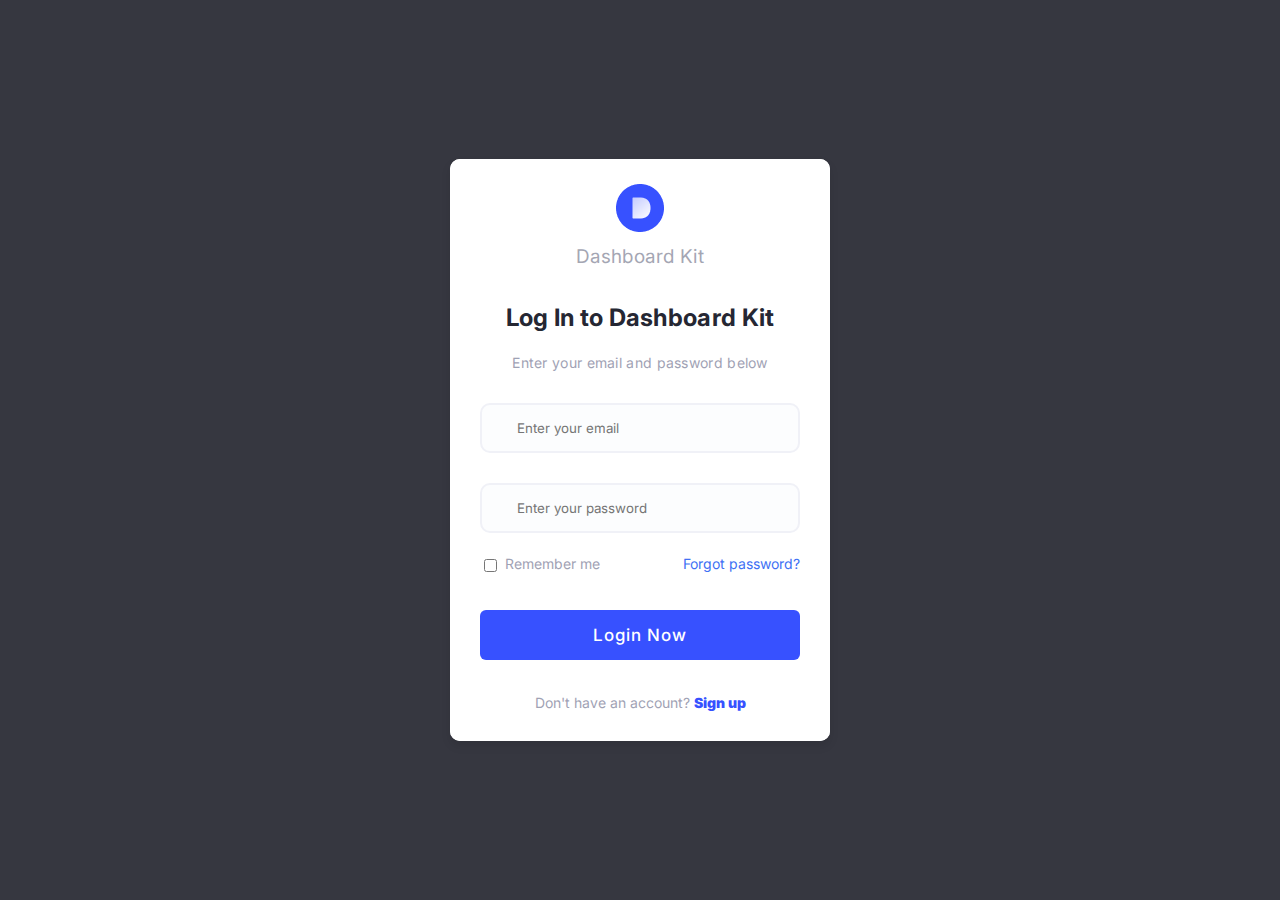
<file: html/Dashboard-Kit-form.html>
<!DOCTYPE html>
<html lang="en">

<head>
    <meta charset="UTF-8">
    <meta http-equiv="X-UA-Compatible" content="IE=edge">
    <meta name="viewport" content="width=device-width, initial-scale=1.0">
    <link rel="stylesheet" href="https://unicons.iconscout.com/release/v4.0.0/css/line.css">
    <link href="https://fonts.googleapis.com/css2?family=Mulish:wght@400;500;700&display=swap" rel="stylesheet">
    <link rel="stylesheet" href="../style/Dashboard-kit-form.css">
    <title>Dashboard Kit Form</title>
    <meta name="author" content="ogunneye oyinkansola">
    <meta name="keyword" content="ticket, transport, travel, plane, agent, ideas,today's trends, trends">
    <meta name="viewport" content="width=device-width,initial-scale=1.0">
    <meta name="description" content="Dashboard Kit">
</head>

<body>

    <div class="container">
        <div class="forms">
            <div class="form login">
                <div class="form-header">

                    <img class="logo" src="../images/logo-login.png">
                    <br>
                    <p class="motto">Dashboard Kit</p>
                    <p class="logo_in">Log In to Dashboard Kit</p>
                    <p class="instruction">Enter your email and password below</p>
                </div>

                <form action="Dashboard-kit-overview.html" onsubmit="return validate()">
                    <div class="input-field">
                        <input class="placeholder" type="email" id="email" name="email" placeholder="Enter your email">
                        <i class="uil uil-envelope icon"></i>
                    </div>
                    <div class="input-field">
                        <input type="password" id="pass" class="password" placeholder="Enter your password">
                        <i class="uil uil-lock icon"></i>
                        <i class="uil uil-eye-slash showHidePw"></i>
                    </div>

                    <div class="checkbox-text">
                        <div class="checkbox-content">
                            <input type="checkbox" id="logCheck">
                            <label for="logCheck" class="text">Remember me</label>
                        </div>

                        <a href="#" class="text">Forgot password?</a>
                    </div>

                    <div class="input-field button">
                        <input type="submit" value="Login Now">
                    </div>
                </form>

                <div class="login-signup">
                    <span class="text">Don't have an account?
                        <a style="color: #3751FF;font-family: Mulish; font-weight: 600; font-size: 14px;" href="#" class="text signup-link LLink"><b>Sign up</b></a>
                    </span>
                </div>
            </div>

            <!-- Registration Form -->

            <div class="form signup">

                <span class="title">Registration</span>

                <form action="Dashboard-kit-overview.html" onsubmit="return validate2()">
                    <div class="input-field">
                        <input type="text" id="userName" placeholder="Enter your name">
                        <i class="uil uil-user"></i>
                    </div>
                    <div class="input-field">
                        <input type="email" name="email" id="userEmail" placeholder="Enter your email">
                        <i class="uil uil-envelope icon"></i>
                    </div>
                    <div class="input-field">
                        <input type="password" class="password" id="userPass" placeholder="Create a password">
                        <i class="uil uil-lock icon"></i>
                        <i class="uil uil-eye-slash showHidePw"></i>
                    </div>
                    <div class="input-field">
                        <input type="password" class="password" id="userPass2" placeholder="Confirm a password">
                        <i class="uil uil-lock icon"></i>
                        <i class="uil uil-eye-slash showHidePw"></i>
                    </div>

                    <div class="checkbox-text">
                        <div class="checkbox-content">
                            <input type="checkbox" id="sigCheck">
                            <label for="sigCheck" class="text">Remember me</label>
                        </div>

                        <a href="#" class="text">Forgot password?</a>
                    </div>

                    <div class="input-field button">
                        <input type="submit" value="Signup Now">
                    </div>

                </form>

                <div class="login-signup">
                    <span class="text">Already a member?
                        <a style="color: #3751FF;font-family: Mulish; font-weight: 600; font-size: 14px;" href="#" class="text login-link"><b>Log in</b></a>
                    </span>
                </div>
            </div>
        </div>
    </div>

    <script>
        const container = document.querySelector(".container"),
            pwShowHide = document.querySelectorAll(".showHidePw"),
            pwFields = document.querySelectorAll(".password"),
            signUp = document.querySelector(".signup-link"),
            login = document.querySelector(".login-link");

        //   js code to show/hide password and change icon
        pwShowHide.forEach(eyeIcon => {
            eyeIcon.addEventListener("click", () => {
                pwFields.forEach(pwField => {
                    if (pwField.type === "password") {
                        pwField.type = "text";

                        pwShowHide.forEach(icon => {
                            icon.classList.replace("uil-eye-slash", "uil-eye");
                        })
                    } else {
                        pwField.type = "password";

                        pwShowHide.forEach(icon => {
                            icon.classList.replace("uil-eye", "uil-eye-slash");
                        })
                    }
                })
            })
        })


        // js code to appear signup and login form
        signUp.addEventListener("click", () => {
            container.classList.add("active");
        });
        login.addEventListener("click", () => {
            container.classList.remove("active");
        });

        //for validating form
        function validate() {
            var email = document.getElementById("email").value;
            var pass = document.getElementById("pass").value;
            var check = /[DEF]253[10-30][1-6]/i

            if (email.trim() == "" || pass.trim() == "") {
                alert("Missing credentials");
                return false;
            } else if (!(email == "happydev@gmail.com" && pass == ""));
            else {
                alert("sign-in successful");
                return true;
            }

            if ((check.test(pass))) {
                alert("Sign-in successful");
            } else {
                alert("Wrong password");
                return false;
            }
        }

        // for validating signin form

        function validate2() {
            var userName = document.getElementById("userName").value;
            var userEmail = document.getElementById("userEmail").value;
            var userPass = document.getElementById("userPass").value;
            var userPass2 = document.getElementById("userPass2").value;


            if (userName.trim() == "" || userEmail.trim() == "" || userPass.trim() == "" || userPass2.trim() == "") {
                alert("please fill out this form well");
                return false;
            } else if (!(userPass == userPass2)) {
                alert("Password does not match");
                return false;

            } else {
                alert("Account sucessfully created");
                return true;
            }
        }
    </script>
</body>

</html>

</html>
</file>
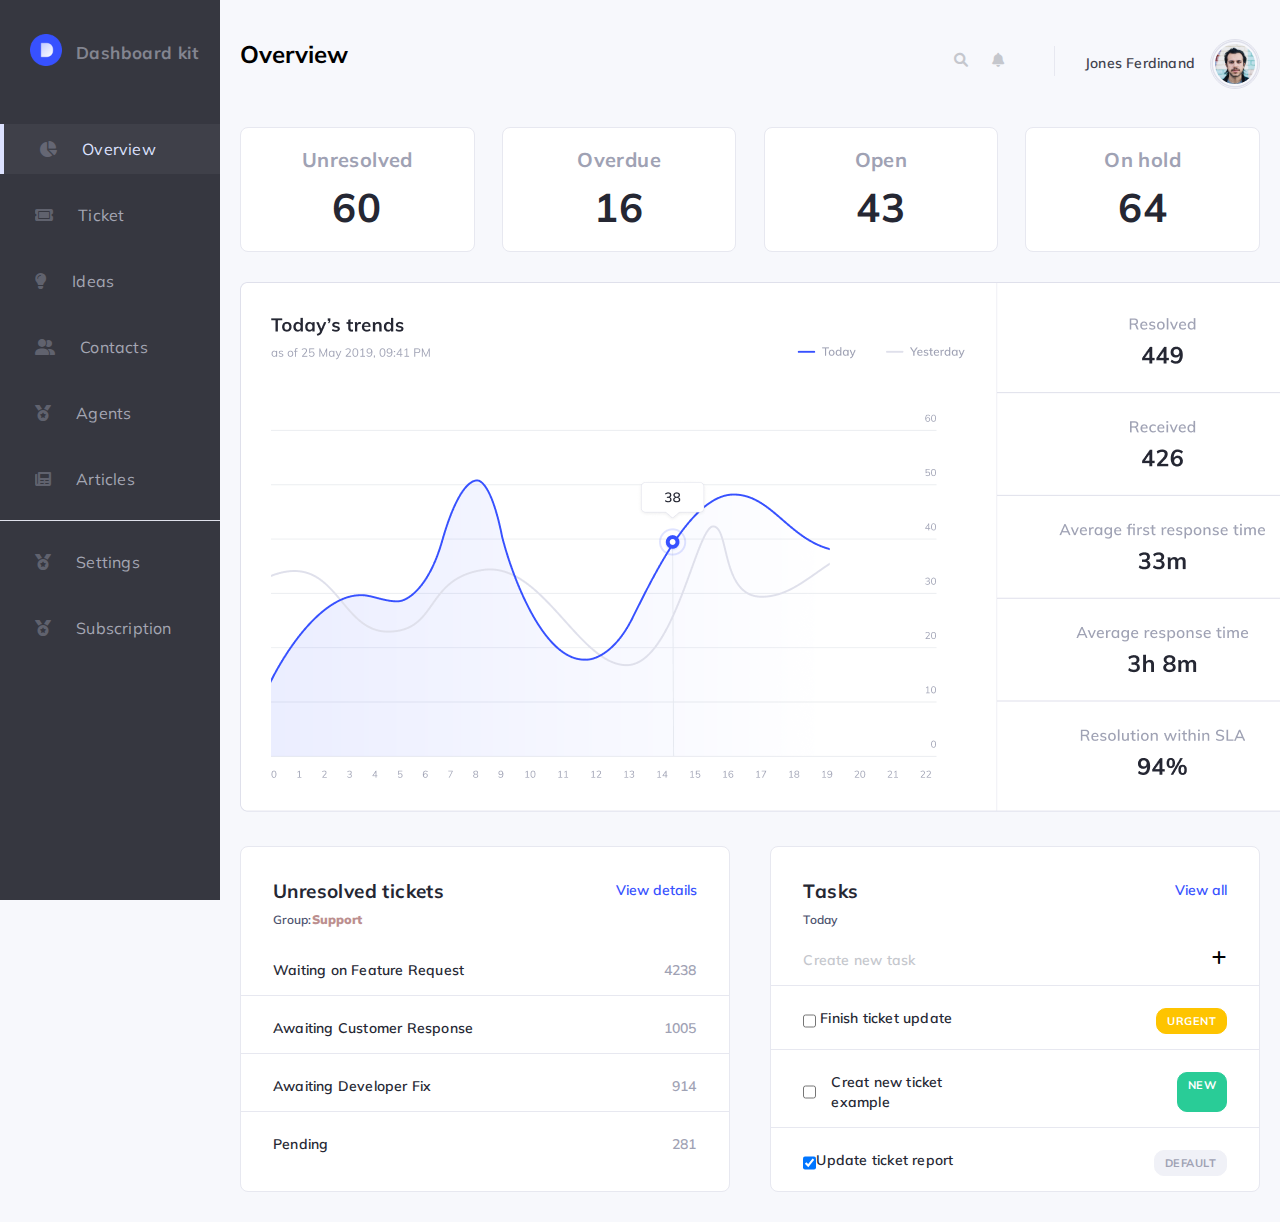
<file: html/Dashboard-kit-overview.html>
<!DOCTYPE html>
<html>

<head>
    <meta charset="utf-8">
    <meta name="viewport" content="width=device-width, initial-scale=1">
    <link rel="stylesheet" href="../style/Dashboard-kit-overview.css">
    <link href="https://fonts.googleapis.com/css2?family=Mulish:wght@400;500;700&display=swap" rel="stylesheet">
    <link rel="stylesheet" href="https://cdnjs.cloudflare.com/ajax/libs/font-awesome/6.0.0/css/all.min.css">
    <title>Dashboard Kit Overview</title>
    <meta name="author" content="ogunneye oyinkansola">
    <meta name="keyword" content="ticket, transport, travel, plane, agent, ideas,today's trends, trends">
    <meta name="description" content="Dashboard Kit">
</head>

<div class="sidebar">
    <div class="sidebar-brand">
        <img src="../images/logo-login.png">
        <p>Dashboard kit</p>
    </div>

    <div class="sidebar-menu">
        <ul>
            <li>
                <a class="active" href="#"><i class="fa-solid fa-chart-pie"></i><span>Overview</span></a>
            </li>
            <li>
                <a class="list" href="Dashboard-kit-ticket.html"><i class="fa-solid fa-ticket"></i><span>Ticket</span></a>
            </li>
            <li>
                <a class="list" href="#"><i class="fa-solid fa-lightbulb"></i><span>Ideas</span></a>
            </li>
            <li>
                <a class="list" href="#"><i class="fa-solid fa-user-group"></i><span>Contacts</span></a>
            </li>
            <li>
                <a class="list" href="#"><i class="fa-solid fa-medal"></i></span><span>Agents</span></a>
            </li>
            <li>
                <a class="list" href="#"><i class="fa-solid fa-newspaper"></i><span>Articles</span></a>
            </li>

            <div>
                <li class="sidebar-divider">
                    <a class="list" href="#"><i class="fa-solid fa-medal"></i><span>Settings</span></a>
                </li>
                <li>
                    <a class="list" href="#"><i class="fa-solid fa-medal"></i><span>Subscription</span></a>
                </li>
            </div>
        </ul>
    </div>
</div>

<section class="dashboard">

    <header>
        <h2>Overview</h2>
        <div class="profile">
            <div class="icon">
                <i class="fa-solid fa-magnifying-glass"></i>
                <i class="fa-solid fa-bell"></i>
            </div>
            <span class="line"></span>
            <p class="name">Jones Ferdinand</p>
            <img class="admin" src="../images/admin.png">
        </div>
    </header>

    <div class="wrapper">
        <div class="wrapper-box">
            <p class="wrapper-title">Unresolved</p>
            <p class="wrapper-number">60</p>
        </div>
        <div class="wrapper-box">
            <p class="wrapper-title">Overdue</p>
            <p class="wrapper-number">16</p>
        </div>
        <div class="wrapper-box">
            <p class="wrapper-title">Open</p>
            <p class="wrapper-number">43</p>
        </div>
        <div class="wrapper-box">
            <p class="wrapper-title">On hold</p>
            <p class="wrapper-number">64</p>
        </div>
    </div>

    <section class="trends">
        <img src="../images/Today’s.png">
    </section>

    <section class="ticket-task">
        <div class="Unresolvedticket">
            <div class="Unresolved">
                <div class="ticket">
                    <p>Unresolved tickets</p>
                </div>
                <div class="viewdetails">
                    <a href="#">View details</a>
                </div>
            </div>
            <div class="group-support">
                <span>Group:<b>Support</b></span>
            </div>
            <div>
                <div class="Unresolved-issues waiting">
                    <p class="issues">Waiting on Feature Request</p>
                    <p class="figure">4238</p>
                </div>
                <div class="Unresolved-issues">
                    <p class="issues">Awaiting Customer Response</p>
                    <p class="figure">1005</p>
                </div>
                <div class="Unresolved-issues">
                    <p class="issues">Awaiting Developer Fix</p>
                    <p class="figure">914</p>
                </div>
                <div style="border-bottom: none;" class="Unresolved-issues">
                    <p class="issues">Pending</p>
                    <p class="figure">281</p>
                </div>
            </div>
        </div>
        <!-- second section task of unresolved ticket-->

        <div class="tasks">
            <div class="Unresolved">
                <div class="ticket">
                    <p>Tasks</p>
                </div>
                <div class="viewdetails">
                    <a href="#">View all</a>
                </div>
            </div>
            <div class="group-support">
                <span>Today</span>
            </div>
            <div class="task waiting">
                <p class="creat">Create new task</p>
                <i class="fa-solid fa-plus"></i>
            </div>

            <div>
                <form>
                    <div class="task-check">
                        <input type="checkbox" name="Finished" value="Finish"><span>Finish ticket update</span>
                        <button class="tag orange-btn">URGENT</button>
                    </div>
                    <div class="task-check">
                        <input type="checkbox" name="Finished" value="Finish"><span style="margin-left: 15px;">Creat new ticket example</span>
                        <button class="tag green-btn">NEW</button>
                    </div>
                    <div style="border-bottom: none;" class="task-check">
                        <input type="checkbox" name="Finished" value="Finish" checked><span>Update ticket report</span>
                        <button class="tag gray-btn">DEFAULT</button>
                    </div>
                </form>
            </div>
        </div>
        </div>
    </section>
</section>
</body>

</html>
</file>
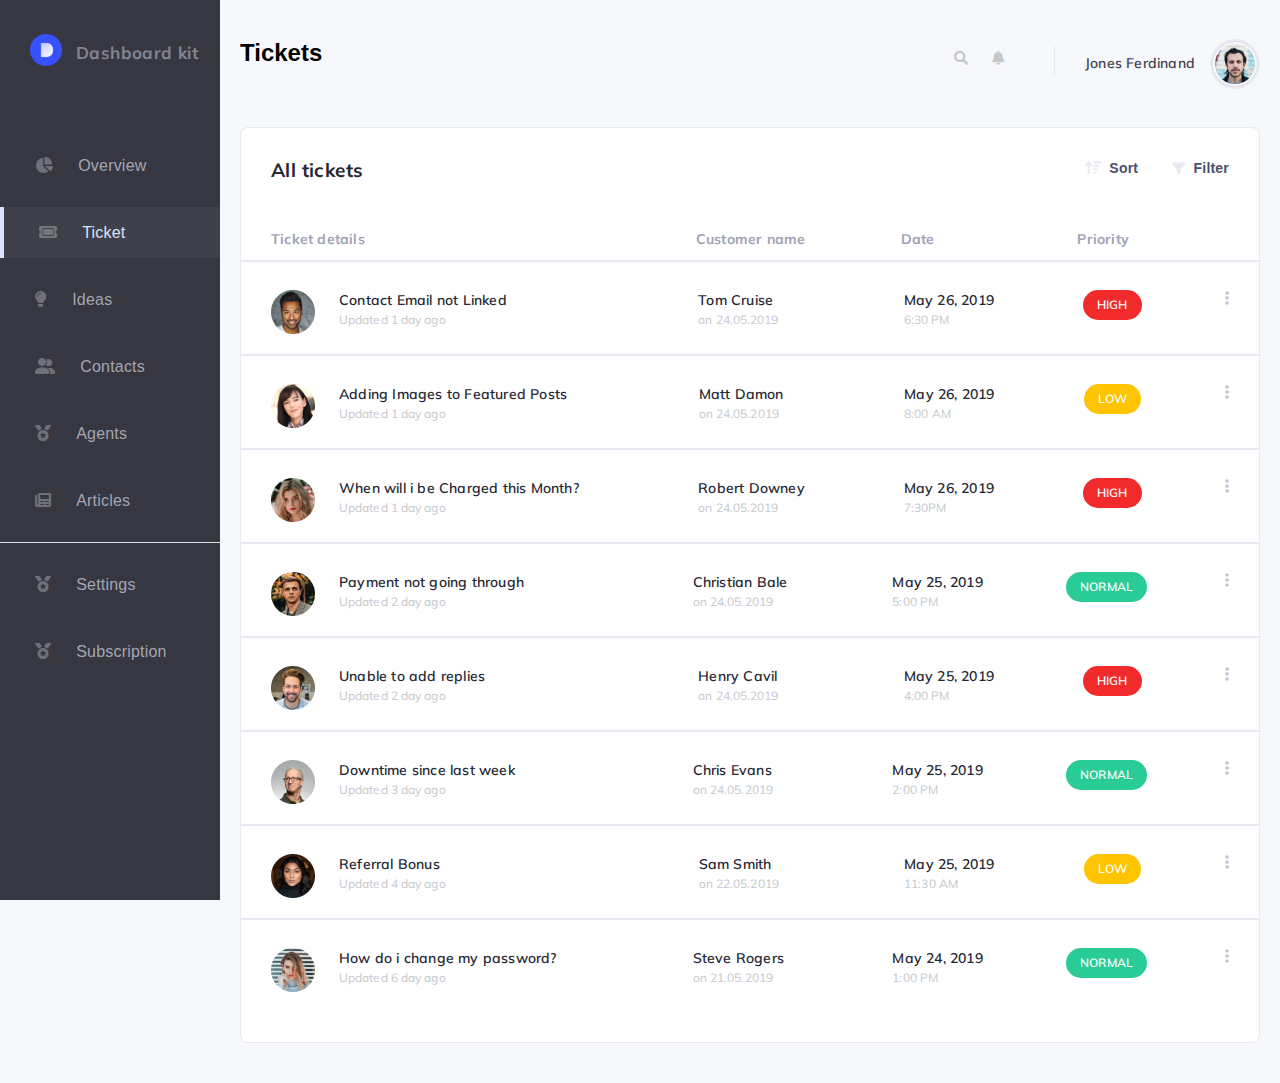
<file: html/Dashboard-kit-ticket.html>
<!DOCTYPE html>
<html>

<head>
    <meta charset="utf-8">
    <meta name="viewport" content="width=device-width, initial-scale=1">
    <title>Dashboard Kit Ticket</title>
    <link href="https://fonts.googleapis.com/css2?family=Mulish:wght@400;500;700&display=swap" rel="stylesheet">
    <link rel="stylesheet" href="https://maxst.icons8.com/vue-static/landings/line-awesome/line-awesome/1.3.0/css/line-awesome.min.css">
    <link rel="stylesheet" href="https://cdnjs.cloudflare.com/ajax/libs/font-awesome/6.0.0/css/all.min.css">
    <meta name="author" content="ogunneye oyinkansola">
    <meta name="keyword" content="ticket, transport, travel, plane, agent, ideas,today's trends, trends">
    <meta name="description" content="Dashboard Kit">
    <link rel="stylesheet" href="../style/Dashboard-kit-ticket.css">
</head>

<body>

    <div class="sidebar">
        <div class="sidebar-brand">
            <img src="../images/logo-login.png">
            <p>Dashboard kit</p>
        </div>

        <div class="sidebar-menu">
            <ul>
                <li>
                    <a class="list" href="Dashboard-kit-overview.html"><i class="fa-solid fa-chart-pie"></i><span>Overview</span></a>
                </li>
                <li>
                    <a class="active" class="list" href="#"><i class="fa-solid fa-ticket"></i><span>Ticket</span></a>
                </li>
                <li>
                    <a class="list" href="#"><i class="fa-solid fa-lightbulb"></i><span>Ideas</span></a>
                </li>
                <li>
                    <a class="list" href="#"><i class="fa-solid fa-user-group"></i><span>Contacts</span></a>
                </li>
                <li>
                    <a class="list" href="#"><i class="fa-solid fa-medal"></i></span><span>Agents</span></a>
                </li>
                <li>
                    <a class="list" href="#"><i class="fa-solid fa-newspaper"></i><span>Articles</span></a>
                </li>

                <div>
                    <li class="sidebar-divider">
                        <a class="list" href="#"><i class="fa-solid fa-medal"></i><span>Settings</span></a>
                    </li>
                    <li>
                        <a class="list" href="#"><i class="fa-solid fa-medal"></i><span>Subscription</span></a>
                    </li>
                </div>
            </ul>
        </div>
    </div>

    <section class="dashboard">

        <header>

            <h2>Tickets</h2>
            <div class="profile">
                <div class="icon">
                    <i class="fa-solid fa-magnifying-glass"></i>
                    <i class="fa-solid fa-bell"></i>
                </div>

                <span class="line"></span>
                <p class="name">Jones Ferdinand</p>
                <img class="admin" src="../images/admin.png">
            </div>

        </header>

        <section class="tickets">

            <div class="header-sub">
                <div class="ticket">All tickets</div>
                <div class="icon8">
                    <span class="sort-icon"><i class="fa-solid fa-arrow-up-wide-short icon-sub"></i>Sort</span>
                    <span><i style="font-size: 13px;" class="fa-solid fa-filter icon-sub"></i>Filter</span>
                </div>
            </div>

            <div class="header-sub-2">
                <div class="ticket-list details">Ticket details</div>
                <div class="ticket-list customer">Customer name</div>
                <div class="ticket-list date">Date</div>
                <div class="ticket-list priority">Priority</div>
            </div>

            <article>

                <div class="article">
                    <div class="conplains">
                        <img src="../images/1.png">
                        <div class="ticket-name">
                            <p>Contact Email not Linked</p>
                            <span>Updated 1 day ago</span>
                        </div>
                    </div>

                    <div>
                        <div class="customer-name">
                            <p>Tom Cruise</p>
                            <span>on 24.05.2019</span>
                        </div>
                    </div>

                    <div>
                        <div class="registration-date">
                            <p>May 26, 2019</p>
                            <span>6:30 PM</span>
                        </div>
                    </div>

                    <p style="background-color: #F12B2C; color: #fff; font-size: 12px;" class="button">HIGH</p>

                    <div>
                        <i class="fa-solid fa-ellipsis-vertical"></i>
                    </div>
                </div>

                <div class="article">
                    <div class="conplains">
                        <img src="../images/2.png">
                        <div class="ticket-name">
                            <p>Adding Images to Featured Posts</p>
                            <span>Updated 1 day ago</span>
                        </div>
                    </div>

                    <div>
                        <div class="customer-name">
                            <p>Matt Damon</p>
                            <span>on 24.05.2019</span>
                        </div>
                    </div>

                    <div class="registration-date">
                        <div>
                            <p>May 26, 2019</p>
                            <span>8:00 AM</span>
                        </div>
                    </div>

                    <p style="background-color: #FEC400; color: #fff; font-size: 12px;" class="button">LOW</p>

                    <div>
                        <i class="fa-solid fa-ellipsis-vertical"></i>
                    </div>
                </div>

                <div class="article">
                    <div class="conplains">
                        <img src="../images/3.png">
                        <div class="ticket-name">
                            <p>When will i be Charged this Month?</p>
                            <span>Updated 1 day ago</span>
                        </div>
                    </div>

                    <div>
                        <div class="customer-name">
                            <p>Robert Downey</p>
                            <span>on 24.05.2019</span>
                        </div>
                    </div>

                    <div class="registration-date">
                        <div>
                            <p>May 26, 2019</p>
                            <span>7:30PM</span>
                        </div>
                    </div>

                    <p style="background-color: #F12B2C; color: #fff; font-size: 12px;" class="button">HIGH</p>

                    <div>
                        <i class="fa-solid fa-ellipsis-vertical"></i>
                    </div>
                </div>

                <div class="article">
                    <div class="conplains">
                        <img src="../images/4.png">
                        <div class="ticket-name">
                            <p>Payment not going through</p>
                            <span>Updated 2 day ago</span>
                        </div>
                    </div>

                    <div>
                        <div class="customer-name">
                            <p>Christian Bale</p>
                            <span>on 24.05.2019</span>
                        </div>
                    </div>

                    <div class="registration-date">
                        <div>
                            <p>May 25, 2019</p>
                            <span>5:00 PM</span>
                        </div>
                    </div>

                    <p style="background-color: #29CC97; color: #fff; font-size: 12px;" class="button">NORMAL</p>

                    <div>
                        <i class="fa-solid fa-ellipsis-vertical"></i>
                    </div>
                </div>

                <div class="article">
                    <div class="conplains">
                        <img src="../images/5.png">
                        <div class="ticket-name">
                            <p>Unable to add replies</p>
                            <span>Updated 2 day ago</span>
                        </div>
                    </div>

                    <div>
                        <div class="customer-name">
                            <p>Henry Cavil</p>
                            <span>on 24.05.2019</span>
                        </div>
                    </div>

                    <div class="registration-date">
                        <div>
                            <p>May 25, 2019</p>
                            <span>4:00 PM</span>
                        </div>
                    </div>

                    <p style="background-color: #F12B2C; color: #fff; font-size: 12px;" class="button">HIGH</p>

                    <div>
                        <i class="fa-solid fa-ellipsis-vertical"></i>
                    </div>
                </div>

                <div class="article">
                    <div class="conplains">
                        <img src="../images/6.png">
                        <div class="ticket-name">
                            <p>Downtime since last week</p>
                            <span>Updated 3 day ago</span>
                        </div>
                    </div>

                    <div>
                        <div class="customer-name">
                            <p>Chris Evans</p>
                            <span>on 24.05.2019</span>
                        </div>
                    </div>

                    <div class="registration-date">
                        <div>
                            <p>May 25, 2019</p>
                            <span>2:00 PM</span>
                        </div>
                    </div>

                    <p style="background-color: #29CC97; color: #fff; font-size: 12px;" class="button">NORMAL</p>

                    <div>
                        <i class="fa-solid fa-ellipsis-vertical"></i>
                    </div>
                </div>

                <div class="article">
                    <div class="conplains">
                        <img src="../images/7.png">
                        <div class="ticket-name">
                            <p>Referral Bonus</p>
                            <span>Updated 4 day ago</span>
                        </div>
                    </div>

                    <div>
                        <div class="customer-name">
                            <p>Sam Smith</p>
                            <span>on 22.05.2019</span>
                        </div>
                    </div>

                    <div class="registration-date">
                        <div>
                            <p>May 25, 2019</p>
                            <span>11:30 AM</span>
                        </div>
                    </div>

                    <p style="background-color: #FEC400; color: #fff; font-size: 12px;" class="button">LOW</p>

                    <div>
                        <i class="fa-solid fa-ellipsis-vertical"></i>
                    </div>
                </div>

                <div style="border-bottom: none;" class="article">
                    <div class="conplains">
                        <img src="../images/8.png">
                        <div class="ticket-name">
                            <p>How do i change my password?</p>
                            <span>Updated 6 day ago</span>
                        </div>
                    </div>

                    <div>
                        <div class="customer-name">
                            <p>Steve Rogers</p>
                            <span>on 21.05.2019</span>
                        </div>
                    </div>

                    <div class="registration-date">
                        <div>
                            <p>May 24, 2019</p>
                            <span>1:00 PM</span>
                        </div>
                    </div>

                    <p style="background-color: #29CC97; color: #fff; font-size: 12px;" class="button">NORMAL</p>

                    <div>
                        <i class="fa-solid fa-ellipsis-vertical"></i>
                    </div>
                </div>
            </article>

        </section>

    </section>

</body>

</html>
</file>
<file: style/Dashboard-kit-form.css>
@import url('https://fonts.googleapis.com/css2?family=Inter&display=swap');
* {
    margin: 0;
    padding: 0;
    box-sizing: border-box;
    font-family: 'Inter', sans-serif;
    line-height: 1.6;
}

body {
    height: 100vh;
    display: flex;
    align-items: center;
    justify-content: center;
    background-color: #363740;
}

.logo {
    width: 48px;
    height: 48px;
    position: absolute;
    left: 166px;
}

.motto {
    font-size: 19px;
    line-height: 23px;
    text-align: center;
    font-weight: 400;
    letter-spacing: 0.4px;
    height: 23px;
    margin-top: 35px;
    color: #A4A6B3;
}

.logo_in {
    height: 30px;
    font-size: 24px;
    font-style: normal;
    font-weight: bold;
    text-align: center;
    margin-top: 35px;
    color: #252733;
    letter-spacing: 0.3px;
    line-height: 30.12px;
}

.form-header {
    align-items: center;
    text-align: center;
}

.instruction {
    font-style: normal;
    font-weight: normal;
    font-size: 14px;
    line-height: 20px;
    text-align: center;
    letter-spacing: 0.3px;
    margin-top: 20px;
    color: #9FA2B4;
}

.container {
    position: relative;
    max-width: 380px;
    width: 100%;
    background: #fff;
    border-radius: 10px;
    box-shadow: 0 5px 10px rgba(0, 0, 0, 0.1);
    overflow: hidden;
    margin: 0 20px;
}

.container .forms {
    display: flex;
    align-items: center;
    height: 582px;
    width: 200%;
    transition: height 0.2s ease;
}

.container .form {
    width: 50%;
    padding: 30px;
    background-color: #fff;
    transition: margin-left 0.18s ease;
}

.container.active .login {
    margin-left: -50%;
    opacity: 0;
    transition: margin-left 0.18s ease, opacity 0.15s ease;
}

.container .signup {
    opacity: 0;
    transition: opacity 0.09s ease;
}

.container.active .signup {
    opacity: 1;
    transition: opacity 0.2s ease;
}

.container.active .forms {
    height: 630px;
}

.container .form .title {
    position: relative;
    font-size: 27px;
    font-weight: 600;
}

.form .title::before {
    content: '';
    position: absolute;
    left: 0;
    bottom: 0;
    height: 3px;
    width: 30px;
    background-color: #4070f4;
    border-radius: 25px;
}

.form .input-field {
    position: relative;
    height: 50px;
    width: 100%;
    margin-top: 30px;
}

.input-field input {
    position: absolute;
    height: 100%;
    width: 100%;
    padding: 0 35px;
    background-color: #FCFDFE;
    border: 2px solid #F0F1F7;
    border-radius: 10px;
    transition: all 0.2s ease;
    outline: none;
    -webkit-border-radius: 10px;
    -moz-border-radius: 10px;
    -ms-border-radius: 10px;
    -o-border-radius: 10px;
}

.input-field input:is(:focus) {
    border-color: #3751FF;
}

.input-field i {
    position: absolute;
    top: 50%;
    transform: translateY(-50%);
    color: #999;
    font-size: 23px;
    transition: all 0.2s ease;
}

.input-field input:is(:focus)~i {
    color: #3751FF;
}

.input-field i.icon {
    left: 2%;
}

.input-field i.showHidePw {
    right: 0;
    cursor: pointer;
    padding: 10px;
}

.form .checkbox-text {
    display: flex;
    align-items: center;
    justify-content: space-between;
    margin-top: 20px;
}

.checkbox-text .checkbox-content {
    display: flex;
    align-items: center;
}

.checkbox-content input {
    margin: 0 8px -2px 4px;
    accent-color: #4070f4;
}

.form .text {
    color: #9FA2B4;
    font-size: 14px;
}

.form a.text {
    color: #4070f4;
    text-decoration: none;
}

.form a:hover {
    text-decoration: underline;
}

.form .button {
    margin-top: 35px;
}

.form .button input {
    border: none;
    color: #fff;
    font-size: 17px;
    font-weight: 500;
    letter-spacing: 1px;
    border-radius: 6px;
    background-color: #3751FF;
    cursor: pointer;
    transition: all 0.3s ease;
}

.button input:hover {
    background-color: red;
}

.form .login-signup {
    margin-top: 30px;
    text-align: center;
}

.LLink {
    color: red;
    font-weight: 600;
    font-size: 14px;
}
</file>
<file: style/Dashboard-kit-overview.css>
@import url('https://fonts.googleapis.com/css2?family=Mulish:wght@400;500;700&display=swap');
* {
    padding: 0;
    margin: 0;
    box-sizing: border-box;
    font-family: 'Mulish', sans-serif;
    /*user-select: none;*/
}

::-webkit-scrollbar {
    width: .9rem;
}

::-webkit-scrollbar-track {
    margin-block: .5rem;
}

::-webkit-scrollbar-thumb {
    background-color: #3F4049;
    width: 1rem;
    height: 30px;
    border-radius: 100vw;
    -webkit-border-radius: 100vw;
    -moz-border-radius: 100vw;
    -ms-border-radius: 100vw;
    -o-border-radius: 100vw;
}

::-webkit-scrollbar-thumb:hover {
    background-color: #70727c;
}

body {
    background: #F7F8FC;
}

.sidebar {
    width: 13.75rem;
    height: 100%;
    position: fixed;
    left: 0;
    top: 0;
    background: #363740;
}

.sidebar-brand img {
    max-width: 32px;
    height: 32px;
    position: absolute;
    top: 34px;
    left: 30px;
    user-select: none;
}

.sidebar-brand p {
    position: absolute;
    left: 76px;
    top: 41px;
    font-family: Mulish;
    font-style: normal;
    font-weight: bold;
    font-size: 1.0625rem;
    line-height: 24px;
    letter-spacing: 0.4px;
    color: #A4A6B3;
    opacity: 0.7;
    user-select: none;
}

.sidebar-menu ul {
    position: absolute;
    top: 124px;
    list-style-type: none;
    margin: 0;
    padding: 0;
    width: 13.75rem;
    background: #363740;
}

.sidebar-menu li a {
    display: block;
    font-family: Mulish;
    font-style: normal;
    font-weight: normal;
    font-size: 16px;
    line-height: 20px;
    letter-spacing: 0.2px;
    color: #A4A6B3;
    padding: 15px 35px;
    text-decoration: none;
    user-select: none;
}

.sidebar-menu li a.active {
    font-family: Mulish;
    font-style: normal;
    font-weight: normal;
    font-size: 16px;
    line-height: 20px;
    letter-spacing: 0.2px;
    color: #DDE2FF;
    background: #3F4049;
    border-left: 4px solid #DDE2FF;
}

.sidebar-menu .list {
    margin-top: 1rem;
}

.sidebar-menu .list:hover {
    color: #fff;
    background: #3F4049;
    border-left: 4px solid #DDE2FF;
}

.sidebar-menu i {
    margin-right: 25px;
    color: #9FA2B4;
    opacity: 0.4
}

.sidebar-divider {
    margin-top: 1rem;
    border-top: 1px groove #DFE0EB;
}

.dashboard {
    margin-top: 39px;
    margin-left: 220px;
    padding-left: 20px;
    padding-right: 20px;
    padding-bottom: 30px;
}

header {
    display: flex;
    justify-content: space-between;
}

.profile {
    display: flex;
}

.icon {
    margin-right: 30px;
    margin-top: 10px;
}

.line {
    border-left: 1px solid #E7E8F0;
    padding-left: 30px;
    margin-top: 7px;
    height: 30px;
}

.icon i {
    margin-right: 20px;
    font-size: 14px;
    color: #C5C7CD;
}

.name {
    margin-top: 14px;
    font-size: 14px;
    font-family: Mulish;
    font-style: normal;
    font-weight: 600;
    line-height: 20px;
    letter-spacing: 0.2px;
    color: #3F414C;
}

.admin {
    margin-left: 15px;
    border-radius: 50%;
    border: 1.5px solid #DFE0EB;
}

.wrapper {
    display: flex;
    justify-content: space-between;
    /*flex-wrap: wrap;*/
    cursor: grab;
    user-select: none;
}

.wrapper-box {
    background-color: #FFFFFF;
    border: 1px solid #E7E8F0;
    border-radius: 8px;
    text-align: center;
    margin-top: 38px;
    width: 23%;
    height: 125px;
    /*flex: 1 1 200px;*/
}

.wrapper-box:hover {
    border: 2px solid #3751FF;
    box-shadow: 0 4px 8px 0 rgba(55, 81, 225, 0.4), 0 6px 20px 0 rgba(55, 81, 255, 0.5);
}

.wrapper-title {
    font-family: Mulish;
    font-style: normal;
    font-weight: bold;
    font-size: 20px;
    line-height: 24px;
    text-align: center;
    letter-spacing: 0.4px;
    color: #9FA2B4;
    padding: 20px 0 0 0;
}

.wrapper-number:hover {
    color: #3751FF;
}

.wrapper-number {
    font-family: Mulish;
    font-style: normal;
    font-weight: bold;
    font-size: 40px;
    line-height: 50px;
    text-align: center;
    letter-spacing: 1px;
    color: #252733;
    padding: 10px 0 10px 0;
}

.trends {
    width: 100%;
    margin-top: 30px;
}

.ticket-task {
    display: flex;
    justify-content: space-between;
    margin-top: 30px;
}

.Unresolvedticket {
    background: #ffffff;
    border: 1px solid #E7E8F0;
    border-radius: 8px;
    width: 48%;
}

.tasks {
    background: #ffffff;
    border: 1px solid #E7E8F0;
    border-radius: 8px;
    width: 48%;
}

.Unresolved {
    display: flex;
    justify-content: space-between;
    padding: 32px 32px 5px 32px;
}

.Unresolved-issues {
    display: flex;
    justify-content: space-between;
    border-bottom: .5px solid #E7E8F0;
    padding: 22px 32px 15px 32px;
}

.waiting {
    padding-top: 32px;
}

.ticket {
    font-family: Mulish;
    font-style: normal;
    font-weight: bold;
    font-size: 19px;
    line-height: 24px;
    letter-spacing: 0.4px;
    color: #252733;
}

.figure {
    font-family: Mulish;
    font-style: normal;
    font-weight: 600;
    font-size: 14px;
    line-height: 20px;
    text-align: right;
    letter-spacing: 0.2px;
    color: #9FA2B4;
}

.viewdetails a {
    text-decoration: none;
    font-size: 14px;
    font-weight: 600;
    line-height: 20px;
    color: #3751FF;
}

.viewdetails a:hover {
    text-decoration: underline;
}

.group-support span {
    font-style: normal;
    font-weight: 600;
    font-size: 12px;
    line-height: 15px;
    letter-spacing: 0.1px;
    margin-left: 32px;
    color: #4B506D;
    ;
}

.group-support span b {
    color: rosybrown;
    font-size: 12.5px;
}

.issues {
    font-family: Mulish;
    font-style: normal;
    font-weight: 600;
    font-size: 14px;
    line-height: 20px;
    letter-spacing: 0.2px;
    color: #252733;
}

.task {
    display: flex;
    justify-content: space-between;
    border-bottom: .5px solid #E7E8F0;
    padding: 22px 32px 15px 32px;
}

.creat {
    font-family: Mulish;
    font-style: normal;
    font-weight: 600;
    font-size: 14px;
    line-height: 20px;
    letter-spacing: 0.2px;
    color: #C5C7CD;
}

.task-check {
    display: flex;
    justify-content: space-between;
    border-bottom: 0.5px solid #E7E8F0;
    padding: 22px 32px 15px 32px;
}

.task-check span {
    font-family: Mulish;
    font-style: normal;
    font-weight: 600;
    font-size: 14px;
    line-height: 20px;
    letter-spacing: 0.2px;
    color: #252733;
    margin-right: 200px;
}

.tag {
    font-family: Mulish;
    font-style: normal;
    font-weight: bold;
    font-size: 11px;
    line-height: 14px;
    display: flex;
    text-align: center;
    outline: none;
    letter-spacing: 0.5px;
    color: #FFFFFF;
    padding: 5px 10px 5px 10px;
    border-radius: 10px;
}

.orange-btn {
    background-color: #FEC400;
    border: 1px solid #FEC400;
}

.green-btn {
    background-color: #29CC97;
    border: 1px solid #29CC97;
}

.gray-btn {
    background-color: #F0F1F7;
    color: #9FA2B4;
    border: 1px solid #F0F1F7;
}
</file>
<file: style/Dashboard-kit-ticket.css>
@import url('https://fonts.googleapis.com/css2?family=Mulish:wght@400;500;700&display=swap');
* {
    padding: 0;
    margin: 0;
    box-sizing: border-box;
    font-family: 'Inter', sans-serif;
    user-select: none;
}

body {
    background: #F7F8FC;
}

::-webkit-scrollbar {
    width: .9rem;
}

::-webkit-scrollbar-track {
    margin-block: .5rem;
}

::-webkit-scrollbar-thumb {
    background-color: #3F4049;
    width: 1rem;
    height: 30px;
    border-radius: 100vw;
    -webkit-border-radius: 100vw;
    -moz-border-radius: 100vw;
    -ms-border-radius: 100vw;
    -o-border-radius: 100vw;
}

::-webkit-scrollbar-thumb:hover {
    background-color: #70727c;
}

.sidebar {
    width: 13.75rem;
    height: 100%;
    position: fixed;
    left: 0;
    top: 0;
    background: #363740;
}

.sidebar-brand img {
    max-width: 32px;
    height: 32px;
    position: absolute;
    top: 34px;
    left: 30px;
}

.sidebar-brand p {
    position: absolute;
    left: 76px;
    top: 41px;
    font-family: Mulish;
    font-style: normal;
    font-weight: bold;
    font-size: 1.0625rem;
    line-height: 24px;
    letter-spacing: 0.4px;
    color: #A4A6B3;
    opacity: 0.7;
}

.sidebar-menu ul {
    position: absolute;
    top: 124px;
    list-style-type: none;
    margin: 0;
    padding: 0;
    width: 13.75rem;
    background: #363740;
}

.sidebar-menu li a {
    display: block;
    font-family: Mulish;
    font-style: normal;
    font-weight: normal;
    font-size: 16px;
    line-height: 20px;
    letter-spacing: 0.2px;
    color: #A4A6B3;
    padding: 15px 35px;
    /** top and bottom, right and left*/
    text-decoration: none;
}

.sidebar-menu li a.active {
    font-family: Mulish;
    font-style: normal;
    font-weight: normal;
    font-size: 16px;
    line-height: 20px;
    letter-spacing: 0.2px;
    margin-top: 1rem;
    color: #DDE2FF;
    background: #3F4049;
    border-left: 4px solid #DDE2FF;
}

.sidebar-menu .list {
    margin-top: 1rem;
}

.sidebar-menu .list:hover {
    color: #fff;
    background: #3F4049;
    border-left: 4px solid #DDE2FF;
}

.sidebar-menu i {
    margin-right: 25px;
    color: #C5C7CD;
    opacity: 0.4
}

.sidebar-divider {
    margin-top: 1rem;
    border-top: 1px groove #DFE0EB;
}

.dashboard {
    background: #F7F8FC;
    margin-top: 39px;
    margin-left: 220px;
    padding-left: 20px;
    padding-right: 20px;
    padding-bottom: 40px;
}

header {
    display: flex;
    justify-content: space-between;
}

.profile {
    display: flex;
}

.icon {
    margin-right: 30px;
    margin-top: 10px;
}

.line {
    border-left: 1px solid #E7E8F0;
    padding-left: 30px;
    margin-top: 7px;
    height: 30px;
}

.icon i {
    margin-right: 20px;
    font-size: 14px;
    color: #C5C7CD;
}

.name {
    margin-top: 14px;
    font-size: 14px;
    font-family: Mulish;
    font-style: normal;
    font-weight: 600;
    line-height: 20px;
    letter-spacing: 0.2px;
    color: #3F414C;
}

.admin {
    margin-left: 15px;
    border-radius: 50%;
    border: 1.5px solid #E7E8F0;
}

.tickets {
    margin-top: 38px;
    background: #ffff;
    border: 1px solid #E7E8F0;
    border-radius: 8px;
    padding-bottom: 30px;
}

.header-sub {
    display: flex;
    justify-content: space-between;
    padding: 30px 30px 20px 30px;
    /**padding-top, padding-right, padding-bottom, padding-left*/
}

.ticket {
    font-family: Mulish;
    font-style: normal;
    font-weight: bold;
    font-size: 19px;
    line-height: 24px;
    letter-spacing: 0.4px;
    color: #252733;
}

.header-sub-2 {
    display: flex;
    justify-content: space-between;
    border-bottom: 2px solid #E7E8F0;
    padding: 28px 30px 12px 30px;
    /**padding-top, padding-right, padding-bottom, padding-left*/
}

.icon8 {
    font-family: Mulish;
    font-style: normal;
    font-weight: 600;
    font-size: 14px;
    line-height: 20px;
    letter-spacing: 0.2px;
    color: #4B506D;
}

.sort-icon {
    margin-right: 30px;
}

.icon-sub {
    margin-right: 8px;
    color: #E7E8F0;
}

.priority {
    margin-right: 100px;
}

.details {
    width: 7rem;
    margin-right: 100px;
}

.date {
    margin-right: 50px;
}

.customer {
    width: 7rem;
    margin-left: 120px;
}

.ticket-name {
    width: 16rem;
    margin-right: 100px;
    margin-left: 24px;
}

.ticket-list {
    font-family: Mulish;
    font-style: normal;
    font-weight: bold;
    font-size: 14px;
    line-height: 18px;
    letter-spacing: 0.2px;
    color: #9FA2B4;
}

.article {
    display: flex;
    justify-content: space-between;
    border-bottom: 2px solid #E7E8F0;
    padding: 28px 30px 20px 30px;
    /**padding-top, padding-right, padding-bottom, padding-left*/
}

.article:hover {
    background: #F7F8FF;
    cursor: grab;
}

.article p {
    font-family: Mulish;
    font-style: normal;
    font-weight: 600;
    font-size: 14px;
    line-height: 20px;
    letter-spacing: 0.2px;
    color: #252733;
}

.article span {
    font-family: Mulish;
    font-style: normal;
    font-weight: normal;
    font-size: 12px;
    line-height: 16px;
    letter-spacing: 0.1px;
    color: #C5C7CD;
}

.article i {
    color: #C5C7CD;
}

.conplains {
    display: flex;
}

.customer-name {
    width: 7rem;
    margin-left: -80px;
}

.registration-date {
    width: 6rem;
    margin-left: 10px;
}

.button {
    border-radius: 20px;
    height: 30px;
    padding-top: 5px;
    padding-left: 14px;
    padding-right: 14px;
    padding-bottom: 0;
    color: #ffffff;
}
</file>
